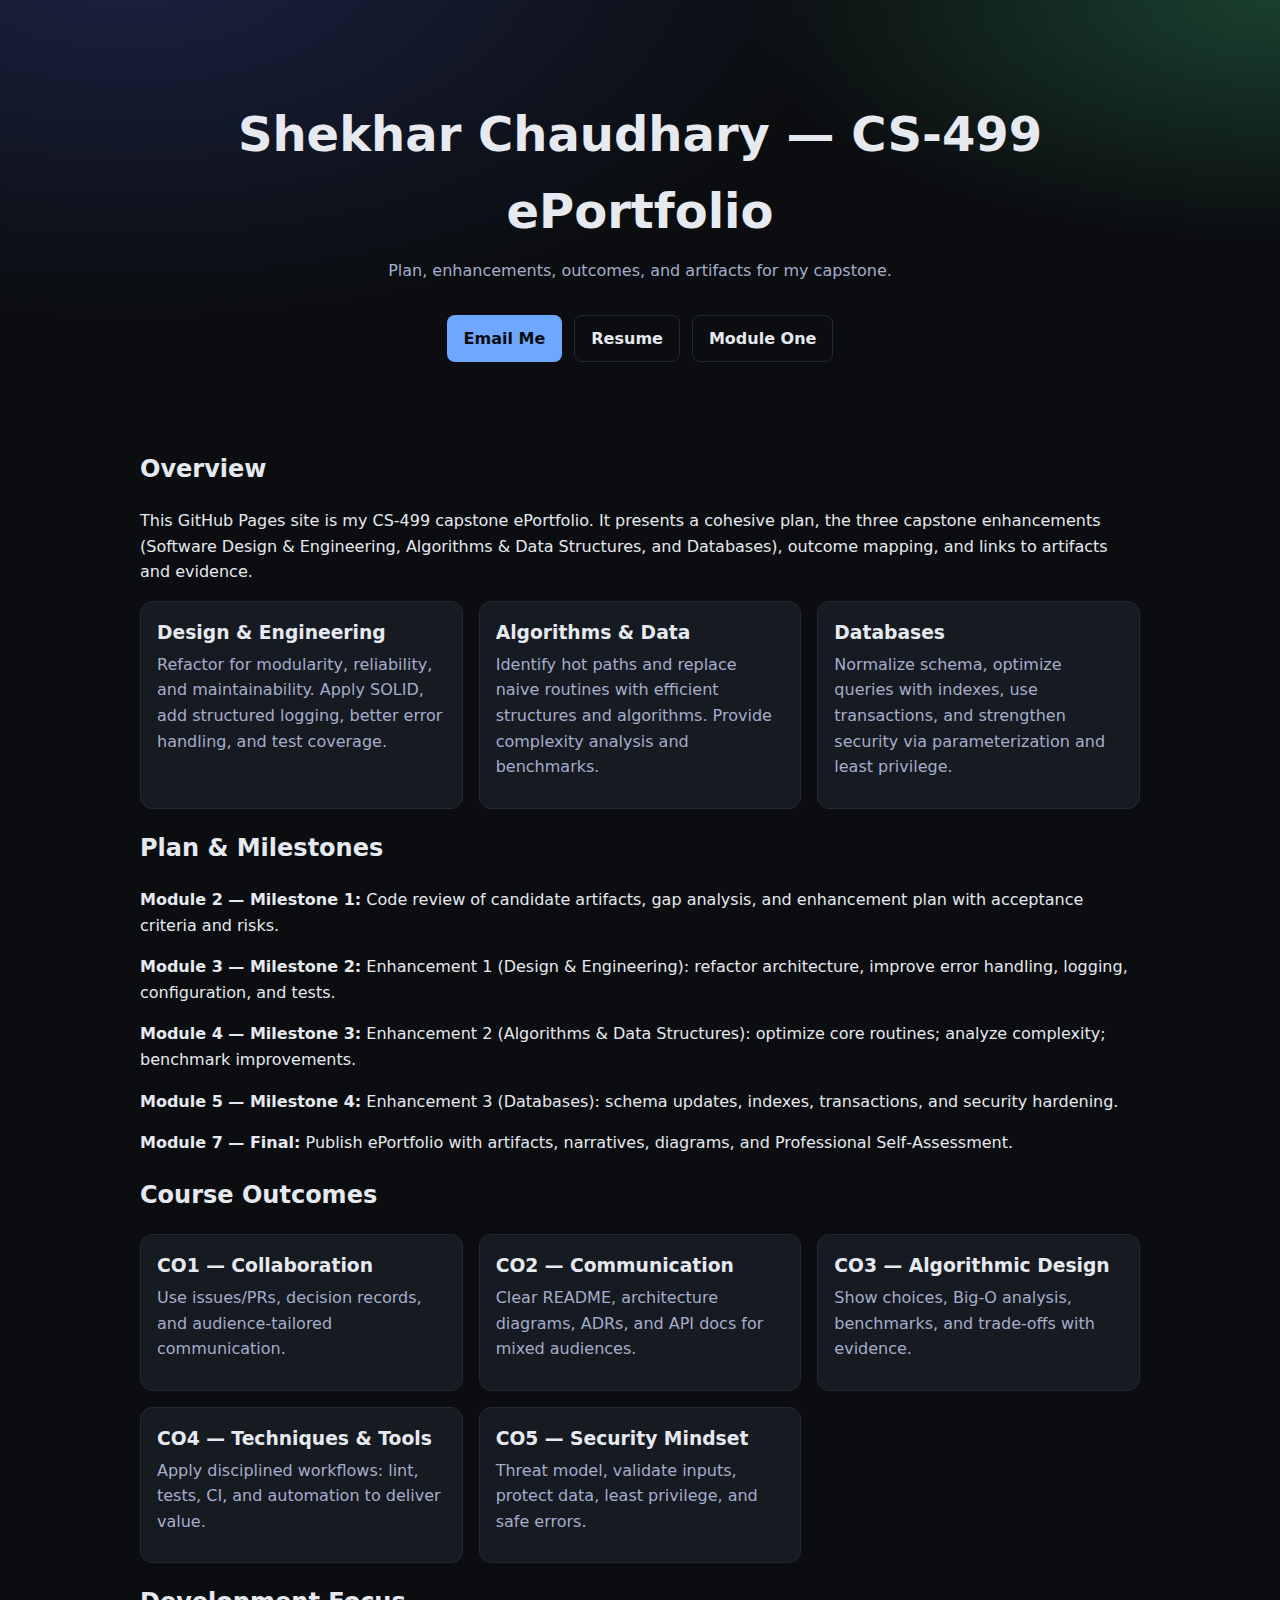
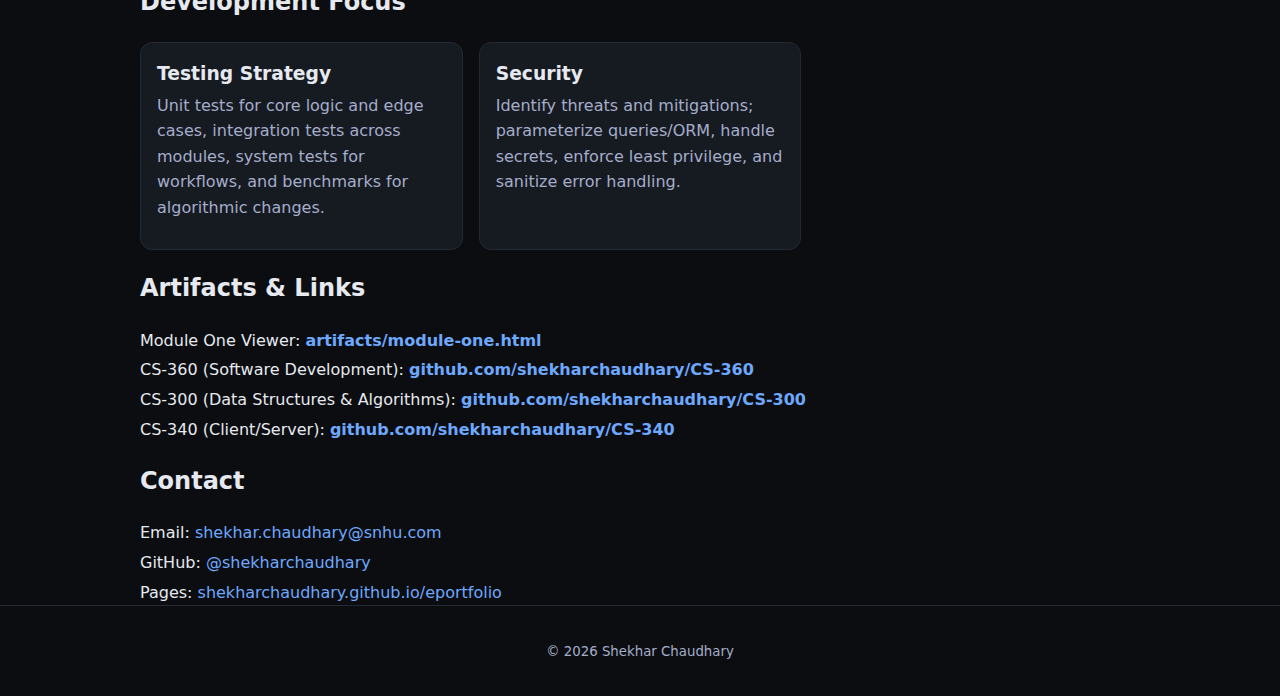
<file: docs/index.html>
<!doctype html>
<html lang="en">
  <head>
    <meta charset="utf-8" />
    <meta name="viewport" content="width=device-width, initial-scale=1" />
    <meta name="description" content="CS-499 Capstone ePortfolio — plan, enhancements, outcomes, and artifacts by Shekhar Chaudhary." />
    <meta property="og:title" content="Shekhar Chaudhary — CS-499 ePortfolio" />
    <meta property="og:description" content="Plan, enhancements, outcomes, and artifacts for the capstone." />
    <meta property="og:type" content="website" />
    <title>Shekhar Chaudhary — CS-499 ePortfolio</title>
    <link rel="stylesheet" href="styles.css" />
  </head>
  <body>
    <header class="hero">
      <div class="container hero-inner">
        <h1>Shekhar Chaudhary — CS‑499 ePortfolio</h1>
        <p class="tagline">Plan, enhancements, outcomes, and artifacts for my capstone.</p>
        <div class="cta">
          <a class="btn primary" href="mailto:shekhar.chaudhary@snhu.com">Email Me</a>
          <a class="btn" href="resume.pdf" target="_blank" rel="noopener">Resume</a>
          <a class="btn" href="artifacts/module-one.html">Module One</a>
        </div>
      </div>
    </header>

    <main class="content-wrap">
      <article class="content-card container">
        <h2>Overview</h2>
        <p>
          This GitHub Pages site is my CS‑499 capstone ePortfolio. It presents a cohesive
          plan, the three capstone enhancements (Software Design &amp; Engineering,
          Algorithms &amp; Data Structures, and Databases), outcome mapping, and links to
          artifacts and evidence.
        </p>

        <div class="grid three">
          <section class="card">
            <h3>Design &amp; Engineering</h3>
            <p>Refactor for modularity, reliability, and maintainability. Apply SOLID, add
              structured logging, better error handling, and test coverage.</p>
          </section>
          <section class="card">
            <h3>Algorithms &amp; Data</h3>
            <p>Identify hot paths and replace naive routines with efficient structures
              and algorithms. Provide complexity analysis and benchmarks.</p>
          </section>
          <section class="card">
            <h3>Databases</h3>
            <p>Normalize schema, optimize queries with indexes, use transactions, and
              strengthen security via parameterization and least privilege.</p>
          </section>
        </div>

        <h2>Plan &amp; Milestones</h2>
        <ol class="timeline">
          <li>
            <strong>Module 2 — Milestone 1:</strong> Code review of candidate artifacts, gap analysis,
            and enhancement plan with acceptance criteria and risks.
          </li>
          <li>
            <strong>Module 3 — Milestone 2:</strong> Enhancement 1 (Design &amp; Engineering): refactor architecture,
            improve error handling, logging, configuration, and tests.
          </li>
          <li>
            <strong>Module 4 — Milestone 3:</strong> Enhancement 2 (Algorithms &amp; Data Structures): optimize
            core routines; analyze complexity; benchmark improvements.
          </li>
          <li>
            <strong>Module 5 — Milestone 4:</strong> Enhancement 3 (Databases): schema updates, indexes,
            transactions, and security hardening.
          </li>
          <li>
            <strong>Module 7 — Final:</strong> Publish ePortfolio with artifacts, narratives, diagrams, and
            Professional Self‑Assessment.
          </li>
        </ol>

        <h2>Course Outcomes</h2>
        <div class="grid two">
          <section class="card">
            <h3>CO1 — Collaboration</h3>
            <p>Use issues/PRs, decision records, and audience‑tailored communication.</p>
          </section>
          <section class="card">
            <h3>CO2 — Communication</h3>
            <p>Clear README, architecture diagrams, ADRs, and API docs for mixed audiences.</p>
          </section>
          <section class="card">
            <h3>CO3 — Algorithmic Design</h3>
            <p>Show choices, Big‑O analysis, benchmarks, and trade‑offs with evidence.</p>
          </section>
          <section class="card">
            <h3>CO4 — Techniques &amp; Tools</h3>
            <p>Apply disciplined workflows: lint, tests, CI, and automation to deliver value.</p>
          </section>
          <section class="card">
            <h3>CO5 — Security Mindset</h3>
            <p>Threat model, validate inputs, protect data, least privilege, and safe errors.</p>
          </section>
        </div>

        <h2>Development Focus</h2>
        <div class="grid two">
          <section class="card">
            <h3>Testing Strategy</h3>
            <p>Unit tests for core logic and edge cases, integration tests across modules,
              system tests for workflows, and benchmarks for algorithmic changes.</p>
          </section>
          <section class="card">
            <h3>Security</h3>
            <p>Identify threats and mitigations; parameterize queries/ORM, handle secrets,
              enforce least privilege, and sanitize error handling.</p>
          </section>
        </div>

        <h2>Artifacts &amp; Links</h2>
        <ul class="contact-list">
          <li>Module One Viewer: <a class="link" href="artifacts/module-one.html">artifacts/module-one.html</a></li>
          <li>CS‑360 (Software Development): <a class="link" href="https://github.com/shekharchaudhary/CS-360" target="_blank" rel="noopener">github.com/shekharchaudhary/CS-360</a></li>
          <li>CS‑300 (Data Structures &amp; Algorithms): <a class="link" href="https://github.com/shekharchaudhary/CS-300" target="_blank" rel="noopener">github.com/shekharchaudhary/CS-300</a></li>
          <li>CS‑340 (Client/Server): <a class="link" href="https://github.com/shekharchaudhary/CS-340" target="_blank" rel="noopener">github.com/shekharchaudhary/CS-340</a></li>
        </ul>

        <h2>Contact</h2>
        <ul class="contact-list">
          <li>Email: <a href="mailto:shekhar.chaudhary@snhu.com">shekhar.chaudhary@snhu.com</a></li>
          <li>GitHub: <a href="https://github.com/shekharchaudhary" target="_blank" rel="noopener">@shekharchaudhary</a></li>
          <li>Pages: <a href="https://shekharchaudhary.github.io/eportfolio/" target="_blank" rel="noopener">shekharchaudhary.github.io/eportfolio</a></li>
        </ul>
      </article>
    </main>

    <footer class="site-footer">
      <div class="container">
        <small>© <span id="year"></span> Shekhar Chaudhary</small>
      </div>
    </footer>

    <script src="script.js"></script>
  </body>
  </html>
</file>
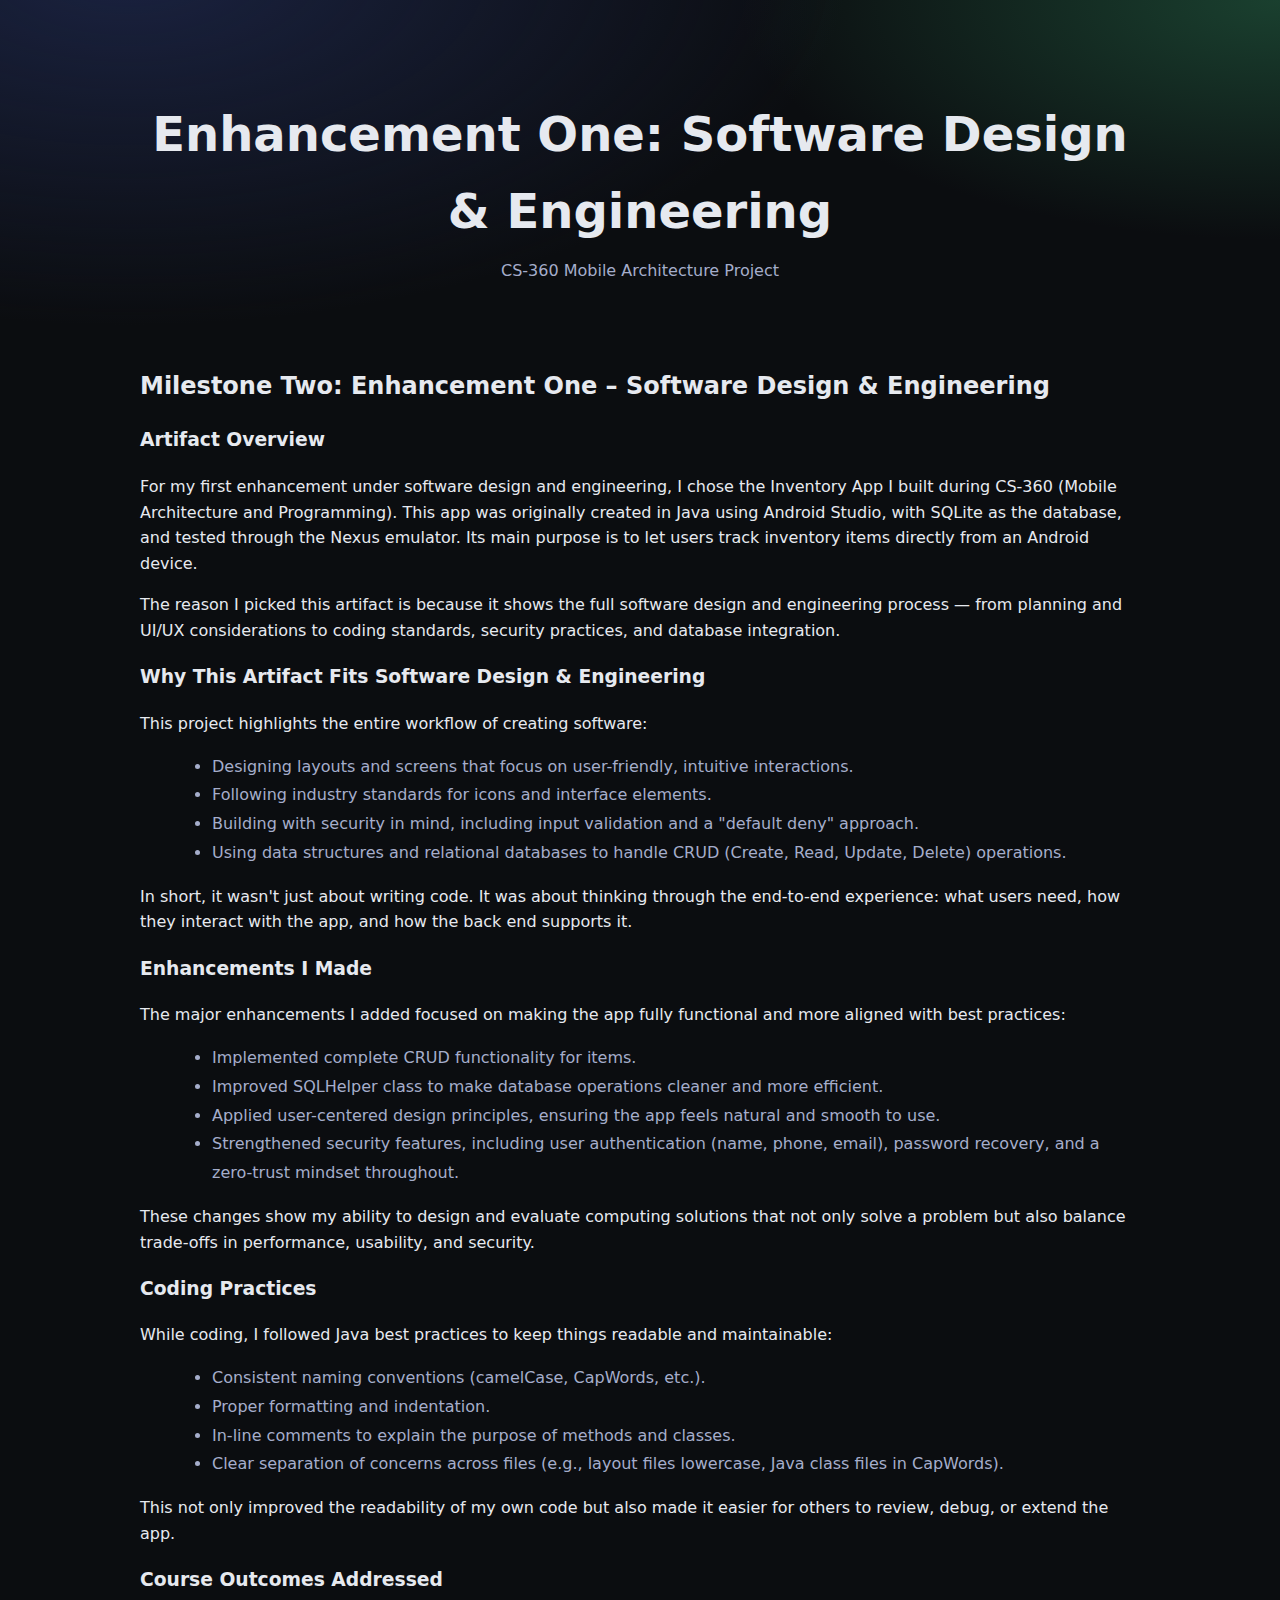
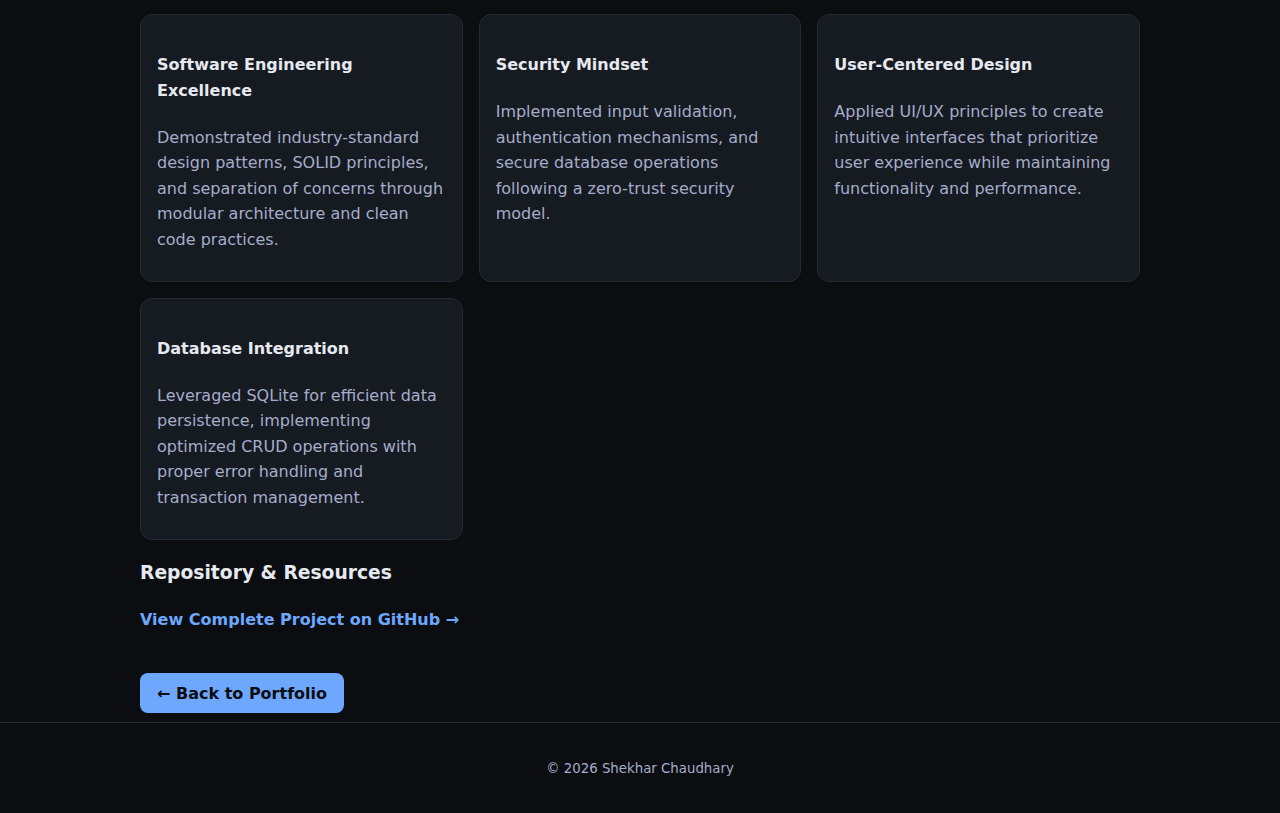
<file: docs/artifacts/enhancement-one.html>
<!doctype html>
<html lang="en">
  <head>
    <meta charset="utf-8" />
    <meta name="viewport" content="width=device-width, initial-scale=1" />
    <title>Enhancement One: Software Design & Engineering — ePortfolio</title>
    <link rel="stylesheet" href="../styles.css" />
  </head>
  <body>
    <header class="hero">
      <div class="container hero-inner">
        <h1>Enhancement One: Software Design & Engineering</h1>
        <p class="tagline">CS-360 Mobile Architecture Project</p>
      </div>
    </header>

    <main class="content-wrap">
      <article class="content-card container">
        <h2>Milestone Two: Enhancement One – Software Design & Engineering</h2>

        <h3>Artifact Overview</h3>
        <p>
          For my first enhancement under software design and engineering, I chose the Inventory App I built
          during CS-360 (Mobile Architecture and Programming). This app was originally created in Java using
          Android Studio, with SQLite as the database, and tested through the Nexus emulator. Its main purpose
          is to let users track inventory items directly from an Android device.
        </p>
        <p>
          The reason I picked this artifact is because it shows the full software design and engineering
          process — from planning and UI/UX considerations to coding standards, security practices, and
          database integration.
        </p>

        <h3>Why This Artifact Fits Software Design & Engineering</h3>
        <p>This project highlights the entire workflow of creating software:</p>
        <ul style="color: var(--muted); line-height: 1.8; margin-left: 2rem;">
          <li>Designing layouts and screens that focus on user-friendly, intuitive interactions.</li>
          <li>Following industry standards for icons and interface elements.</li>
          <li>Building with security in mind, including input validation and a "default deny" approach.</li>
          <li>Using data structures and relational databases to handle CRUD (Create, Read, Update, Delete) operations.</li>
        </ul>
        <p>
          In short, it wasn't just about writing code. It was about thinking through the end-to-end experience:
          what users need, how they interact with the app, and how the back end supports it.
        </p>

        <h3>Enhancements I Made</h3>
        <p>The major enhancements I added focused on making the app fully functional and more aligned with best practices:</p>
        <ul style="color: var(--muted); line-height: 1.8; margin-left: 2rem;">
          <li>Implemented complete CRUD functionality for items.</li>
          <li>Improved SQLHelper class to make database operations cleaner and more efficient.</li>
          <li>Applied user-centered design principles, ensuring the app feels natural and smooth to use.</li>
          <li>Strengthened security features, including user authentication (name, phone, email), password recovery,
              and a zero-trust mindset throughout.</li>
        </ul>
        <p>
          These changes show my ability to design and evaluate computing solutions that not only solve a problem
          but also balance trade-offs in performance, usability, and security.
        </p>

        <h3>Coding Practices</h3>
        <p>While coding, I followed Java best practices to keep things readable and maintainable:</p>
        <ul style="color: var(--muted); line-height: 1.8; margin-left: 2rem;">
          <li>Consistent naming conventions (camelCase, CapWords, etc.).</li>
          <li>Proper formatting and indentation.</li>
          <li>In-line comments to explain the purpose of methods and classes.</li>
          <li>Clear separation of concerns across files (e.g., layout files lowercase, Java class files in CapWords).</li>
        </ul>
        <p>
          This not only improved the readability of my own code but also made it easier for others to review,
          debug, or extend the app.
        </p>

        <h3>Course Outcomes Addressed</h3>
        <div class="grid two">
          <section class="card">
            <h4>Software Engineering Excellence</h4>
            <p>
              Demonstrated industry-standard design patterns, SOLID principles, and separation of concerns
              through modular architecture and clean code practices.
            </p>
          </section>
          <section class="card">
            <h4>Security Mindset</h4>
            <p>
              Implemented input validation, authentication mechanisms, and secure database operations
              following a zero-trust security model.
            </p>
          </section>
          <section class="card">
            <h4>User-Centered Design</h4>
            <p>
              Applied UI/UX principles to create intuitive interfaces that prioritize user experience
              while maintaining functionality and performance.
            </p>
          </section>
          <section class="card">
            <h4>Database Integration</h4>
            <p>
              Leveraged SQLite for efficient data persistence, implementing optimized CRUD operations
              with proper error handling and transaction management.
            </p>
          </section>
        </div>

        <h3>Repository & Resources</h3>
        <p>
          <a class="link" href="https://github.com/shekharchaudhary/CS-360" target="_blank" rel="noopener">
            View Complete Project on GitHub →
          </a>
        </p>

        <p style="margin-top: 3rem;">
          <a class="btn primary" href="../index.html">← Back to Portfolio</a>
        </p>
      </article>
    </main>

    <footer class="site-footer">
      <div class="container">
        <small>© <span id="year"></span> Shekhar Chaudhary</small>
      </div>
    </footer>

    <script src="../script.js"></script>
  </body>
</html>
</file>
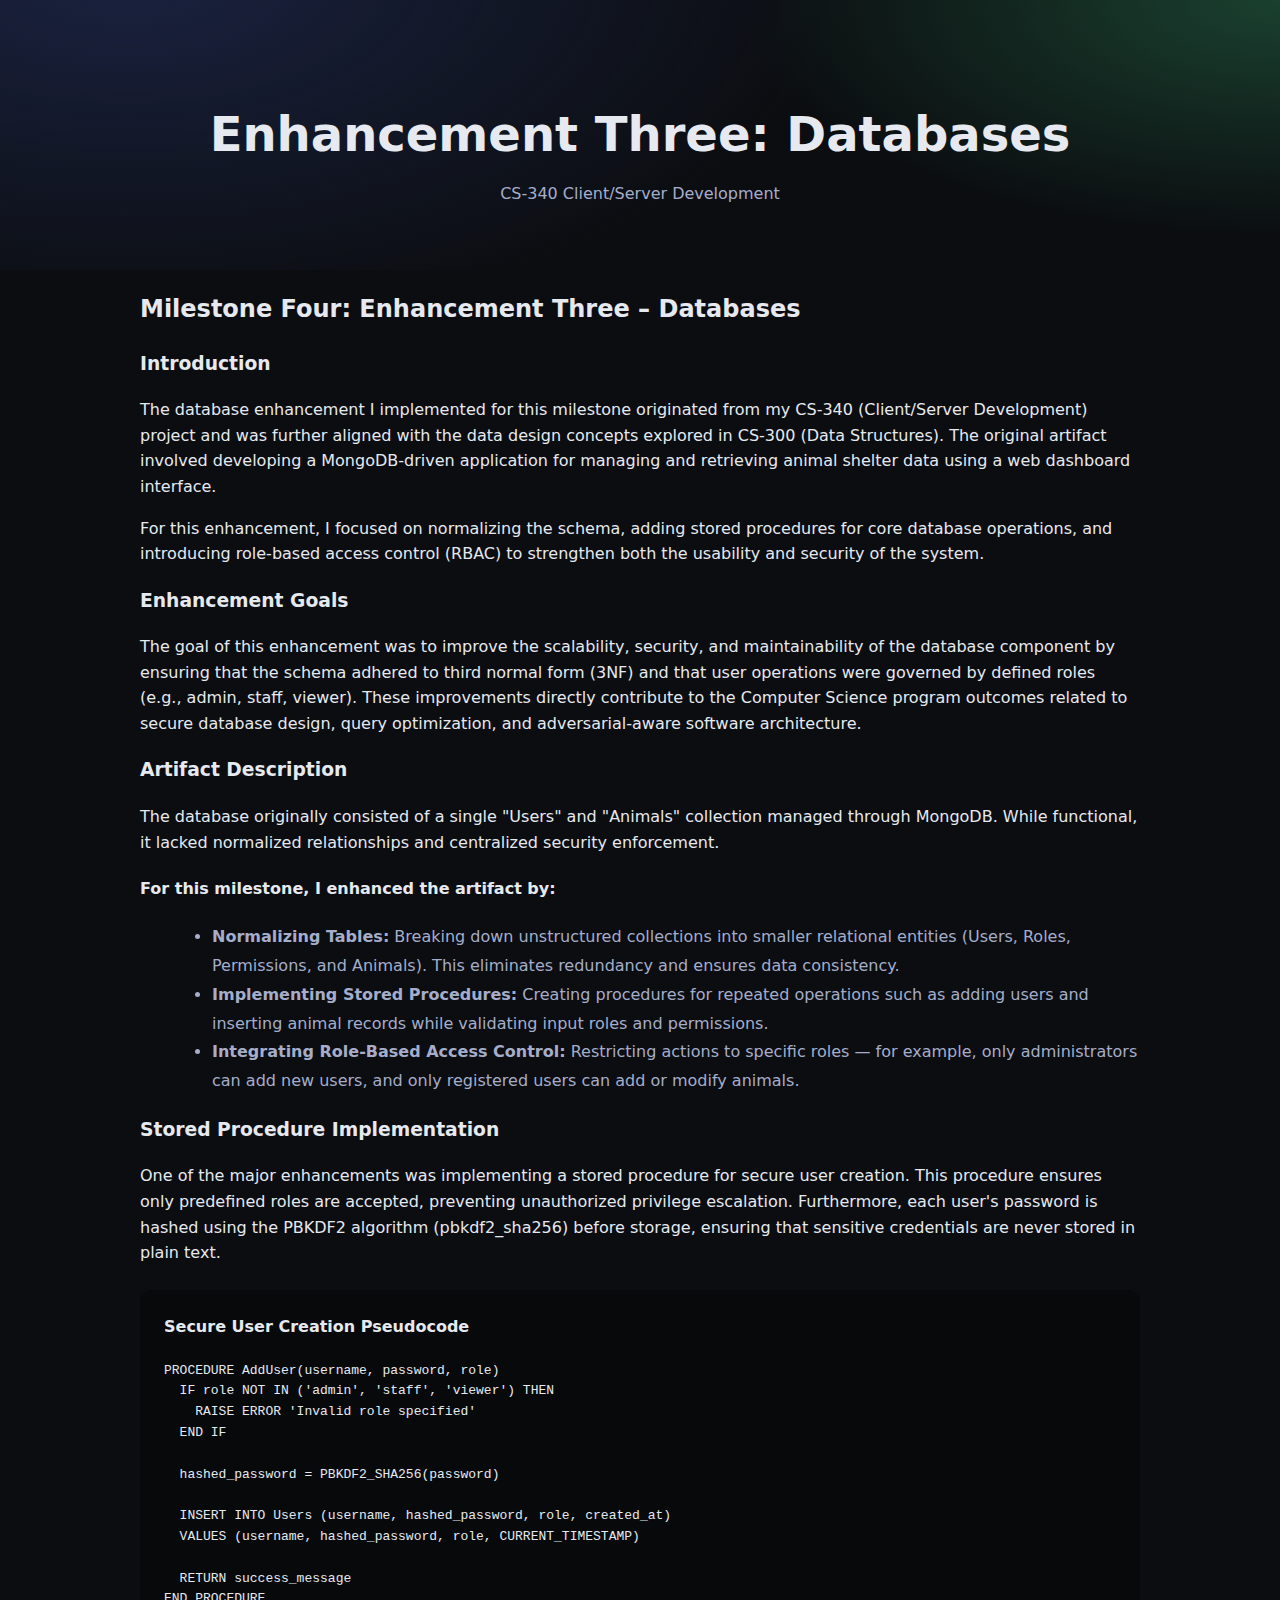
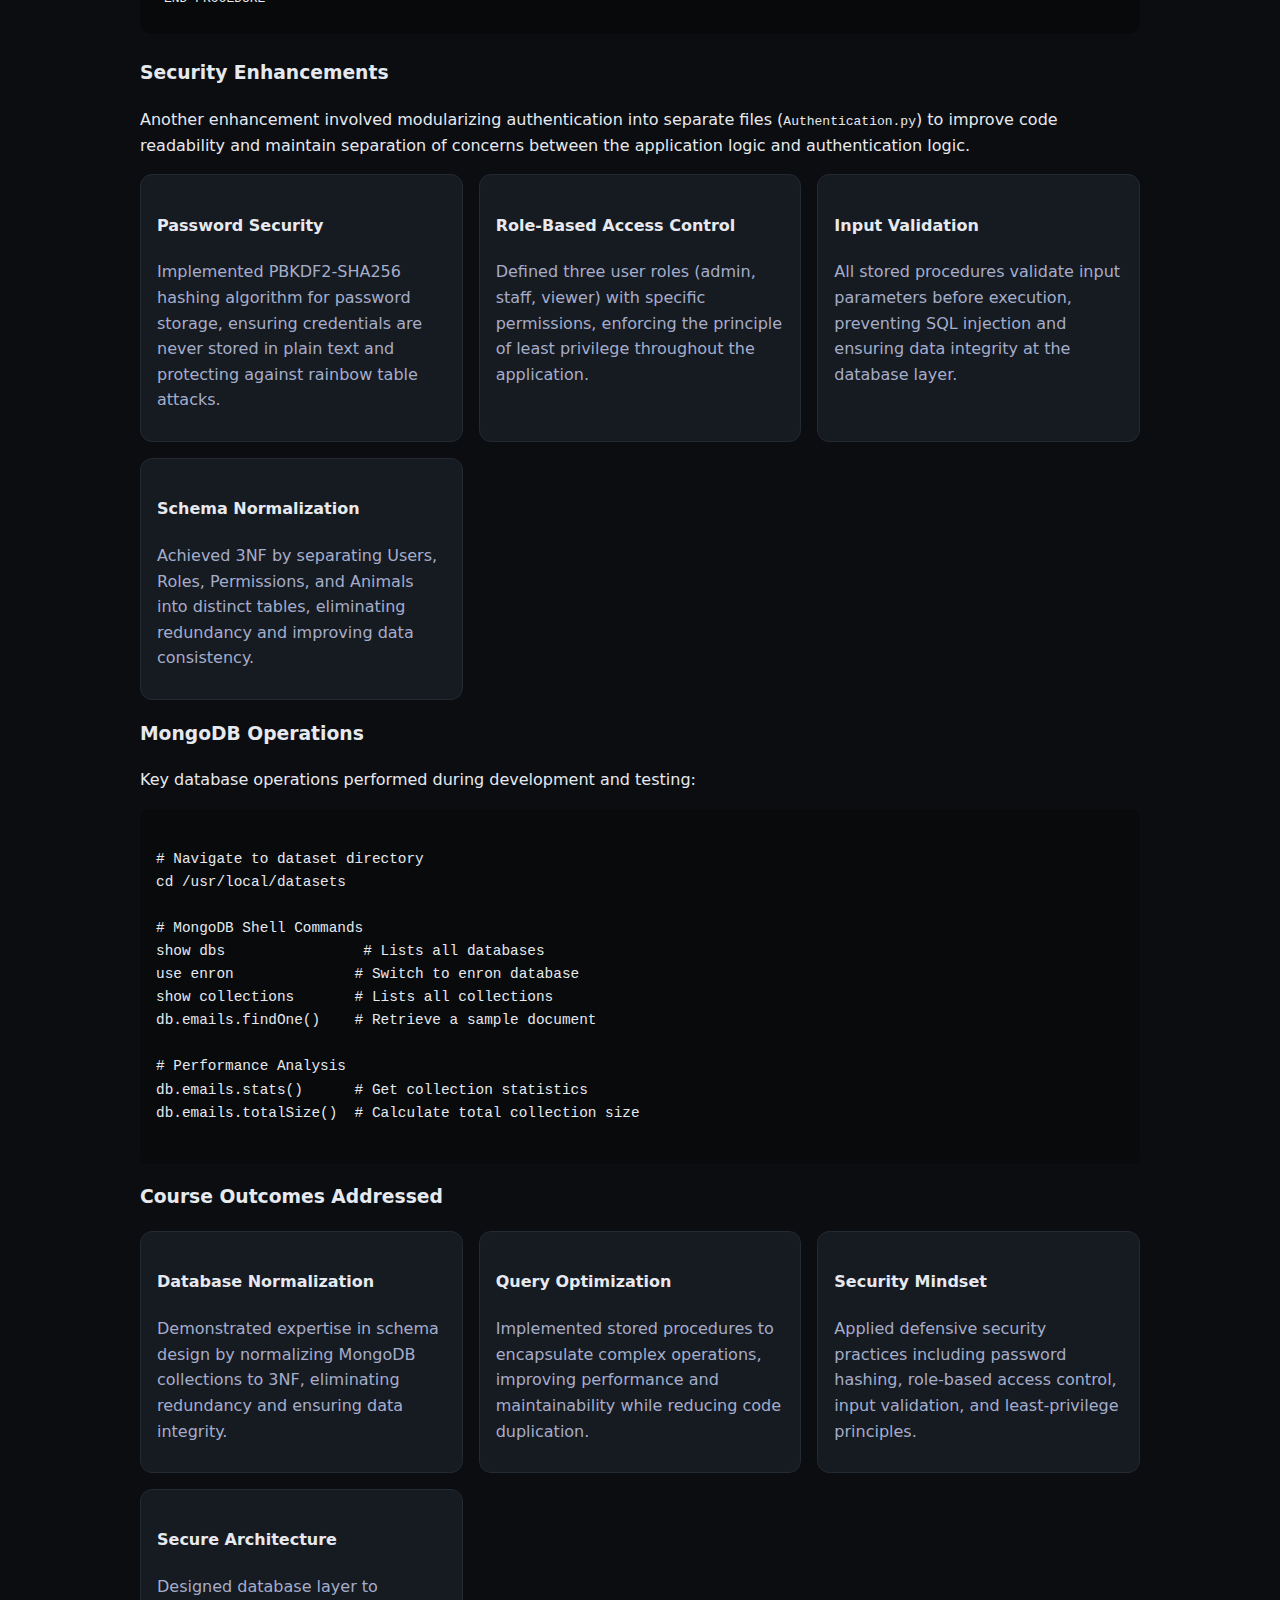
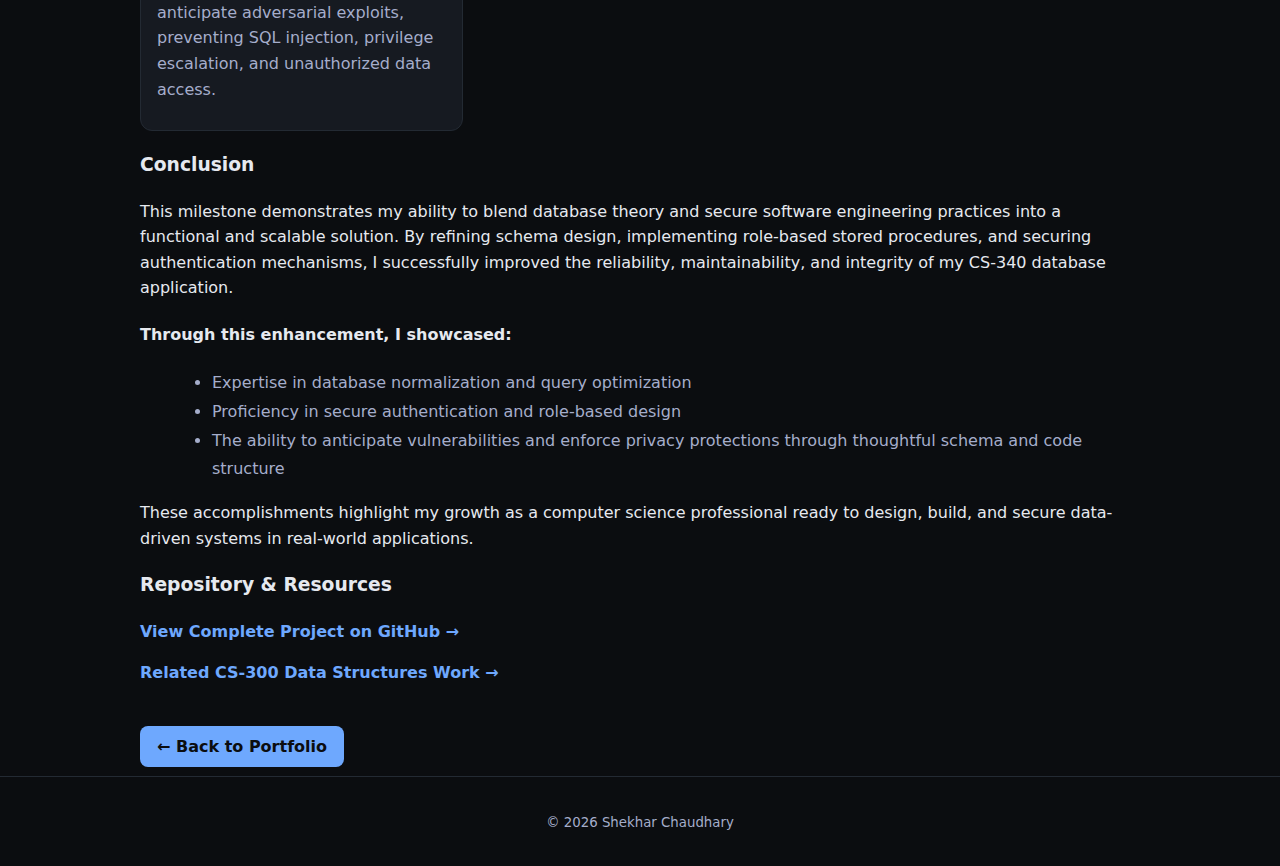
<file: docs/artifacts/enhancement-three.html>
<!doctype html>
<html lang="en">
  <head>
    <meta charset="utf-8" />
    <meta name="viewport" content="width=device-width, initial-scale=1" />
    <title>Enhancement Three: Databases — ePortfolio</title>
    <link rel="stylesheet" href="../styles.css" />
  </head>
  <body>
    <header class="hero">
      <div class="container hero-inner">
        <h1>Enhancement Three: Databases</h1>
        <p class="tagline">CS-340 Client/Server Development</p>
      </div>
    </header>

    <main class="content-wrap">
      <article class="content-card container">
        <h2>Milestone Four: Enhancement Three – Databases</h2>

        <h3>Introduction</h3>
        <p>
          The database enhancement I implemented for this milestone originated from my CS-340 (Client/Server
          Development) project and was further aligned with the data design concepts explored in CS-300 (Data
          Structures). The original artifact involved developing a MongoDB-driven application for managing and
          retrieving animal shelter data using a web dashboard interface.
        </p>
        <p>
          For this enhancement, I focused on normalizing the schema, adding stored procedures for core database
          operations, and introducing role-based access control (RBAC) to strengthen both the usability and
          security of the system.
        </p>

        <h3>Enhancement Goals</h3>
        <p>
          The goal of this enhancement was to improve the scalability, security, and maintainability of the
          database component by ensuring that the schema adhered to third normal form (3NF) and that user
          operations were governed by defined roles (e.g., admin, staff, viewer). These improvements directly
          contribute to the Computer Science program outcomes related to secure database design, query
          optimization, and adversarial-aware software architecture.
        </p>

        <h3>Artifact Description</h3>
        <p>
          The database originally consisted of a single "Users" and "Animals" collection managed through MongoDB.
          While functional, it lacked normalized relationships and centralized security enforcement.
        </p>

        <h4>For this milestone, I enhanced the artifact by:</h4>
        <ul style="color: var(--muted); line-height: 1.8; margin-left: 2rem;">
          <li>
            <strong>Normalizing Tables:</strong> Breaking down unstructured collections into smaller relational
            entities (Users, Roles, Permissions, and Animals). This eliminates redundancy and ensures data consistency.
          </li>
          <li>
            <strong>Implementing Stored Procedures:</strong> Creating procedures for repeated operations such as
            adding users and inserting animal records while validating input roles and permissions.
          </li>
          <li>
            <strong>Integrating Role-Based Access Control:</strong> Restricting actions to specific roles — for
            example, only administrators can add new users, and only registered users can add or modify animals.
          </li>
        </ul>

        <h3>Stored Procedure Implementation</h3>
        <p>
          One of the major enhancements was implementing a stored procedure for secure user creation. This
          procedure ensures only predefined roles are accepted, preventing unauthorized privilege escalation.
          Furthermore, each user's password is hashed using the PBKDF2 algorithm (pbkdf2_sha256) before storage,
          ensuring that sensitive credentials are never stored in plain text.
        </p>

        <div style="background: rgba(0,0,0,0.3); padding: 1.5rem; border-radius: 12px; margin: 1.5rem 0; border-left: 4px solid var(--accent-primary);">
          <h4 style="margin-top: 0; color: var(--text-bright);">Secure User Creation Pseudocode</h4>
          <pre style="margin: 0; overflow-x: auto;"><code>PROCEDURE AddUser(username, password, role)
  IF role NOT IN ('admin', 'staff', 'viewer') THEN
    RAISE ERROR 'Invalid role specified'
  END IF

  hashed_password = PBKDF2_SHA256(password)

  INSERT INTO Users (username, hashed_password, role, created_at)
  VALUES (username, hashed_password, role, CURRENT_TIMESTAMP)

  RETURN success_message
END PROCEDURE</code></pre>
        </div>

        <h3>Security Enhancements</h3>
        <p>
          Another enhancement involved modularizing authentication into separate files (<code>Authentication.py</code>)
          to improve code readability and maintain separation of concerns between the application logic and
          authentication logic.
        </p>

        <div class="grid two">
          <section class="card">
            <h4>Password Security</h4>
            <p>
              Implemented PBKDF2-SHA256 hashing algorithm for password storage, ensuring credentials are never
              stored in plain text and protecting against rainbow table attacks.
            </p>
          </section>
          <section class="card">
            <h4>Role-Based Access Control</h4>
            <p>
              Defined three user roles (admin, staff, viewer) with specific permissions, enforcing the principle
              of least privilege throughout the application.
            </p>
          </section>
          <section class="card">
            <h4>Input Validation</h4>
            <p>
              All stored procedures validate input parameters before execution, preventing SQL injection and
              ensuring data integrity at the database layer.
            </p>
          </section>
          <section class="card">
            <h4>Schema Normalization</h4>
            <p>
              Achieved 3NF by separating Users, Roles, Permissions, and Animals into distinct tables, eliminating
              redundancy and improving data consistency.
            </p>
          </section>
        </div>

        <h3>MongoDB Operations</h3>
        <p>Key database operations performed during development and testing:</p>
        <div style="background: rgba(0,0,0,0.2); padding: 1rem; border-radius: 8px; margin: 1rem 0;">
          <code style="display: block; white-space: pre-wrap; font-size: 0.9rem; color: var(--accent-tertiary);">
# Navigate to dataset directory
cd /usr/local/datasets

# MongoDB Shell Commands
show dbs                # Lists all databases
use enron              # Switch to enron database
show collections       # Lists all collections
db.emails.findOne()    # Retrieve a sample document

# Performance Analysis
db.emails.stats()      # Get collection statistics
db.emails.totalSize()  # Calculate total collection size
          </code>
        </div>

        <h3>Course Outcomes Addressed</h3>
        <div class="grid two">
          <section class="card">
            <h4>Database Normalization</h4>
            <p>
              Demonstrated expertise in schema design by normalizing MongoDB collections to 3NF, eliminating
              redundancy and ensuring data integrity.
            </p>
          </section>
          <section class="card">
            <h4>Query Optimization</h4>
            <p>
              Implemented stored procedures to encapsulate complex operations, improving performance and
              maintainability while reducing code duplication.
            </p>
          </section>
          <section class="card">
            <h4>Security Mindset</h4>
            <p>
              Applied defensive security practices including password hashing, role-based access control,
              input validation, and least-privilege principles.
            </p>
          </section>
          <section class="card">
            <h4>Secure Architecture</h4>
            <p>
              Designed database layer to anticipate adversarial exploits, preventing SQL injection, privilege
              escalation, and unauthorized data access.
            </p>
          </section>
        </div>

        <h3>Conclusion</h3>
        <p>
          This milestone demonstrates my ability to blend database theory and secure software engineering practices
          into a functional and scalable solution. By refining schema design, implementing role-based stored
          procedures, and securing authentication mechanisms, I successfully improved the reliability, maintainability,
          and integrity of my CS-340 database application.
        </p>

        <h4>Through this enhancement, I showcased:</h4>
        <ul style="color: var(--muted); line-height: 1.8; margin-left: 2rem;">
          <li>Expertise in database normalization and query optimization</li>
          <li>Proficiency in secure authentication and role-based design</li>
          <li>The ability to anticipate vulnerabilities and enforce privacy protections through thoughtful schema and code structure</li>
        </ul>

        <p>
          These accomplishments highlight my growth as a computer science professional ready to design, build,
          and secure data-driven systems in real-world applications.
        </p>

        <h3>Repository & Resources</h3>
        <p>
          <a class="link" href="https://github.com/shekharchaudhary/CS-340" target="_blank" rel="noopener">
            View Complete Project on GitHub →
          </a>
        </p>
        <p>
          <a class="link" href="https://github.com/shekharchaudhary/CS-300" target="_blank" rel="noopener">
            Related CS-300 Data Structures Work →
          </a>
        </p>

        <p style="margin-top: 3rem;">
          <a class="btn primary" href="../index.html">← Back to Portfolio</a>
        </p>
      </article>
    </main>

    <footer class="site-footer">
      <div class="container">
        <small>© <span id="year"></span> Shekhar Chaudhary</small>
      </div>
    </footer>

    <script src="../script.js"></script>
  </body>
</html>
</file>
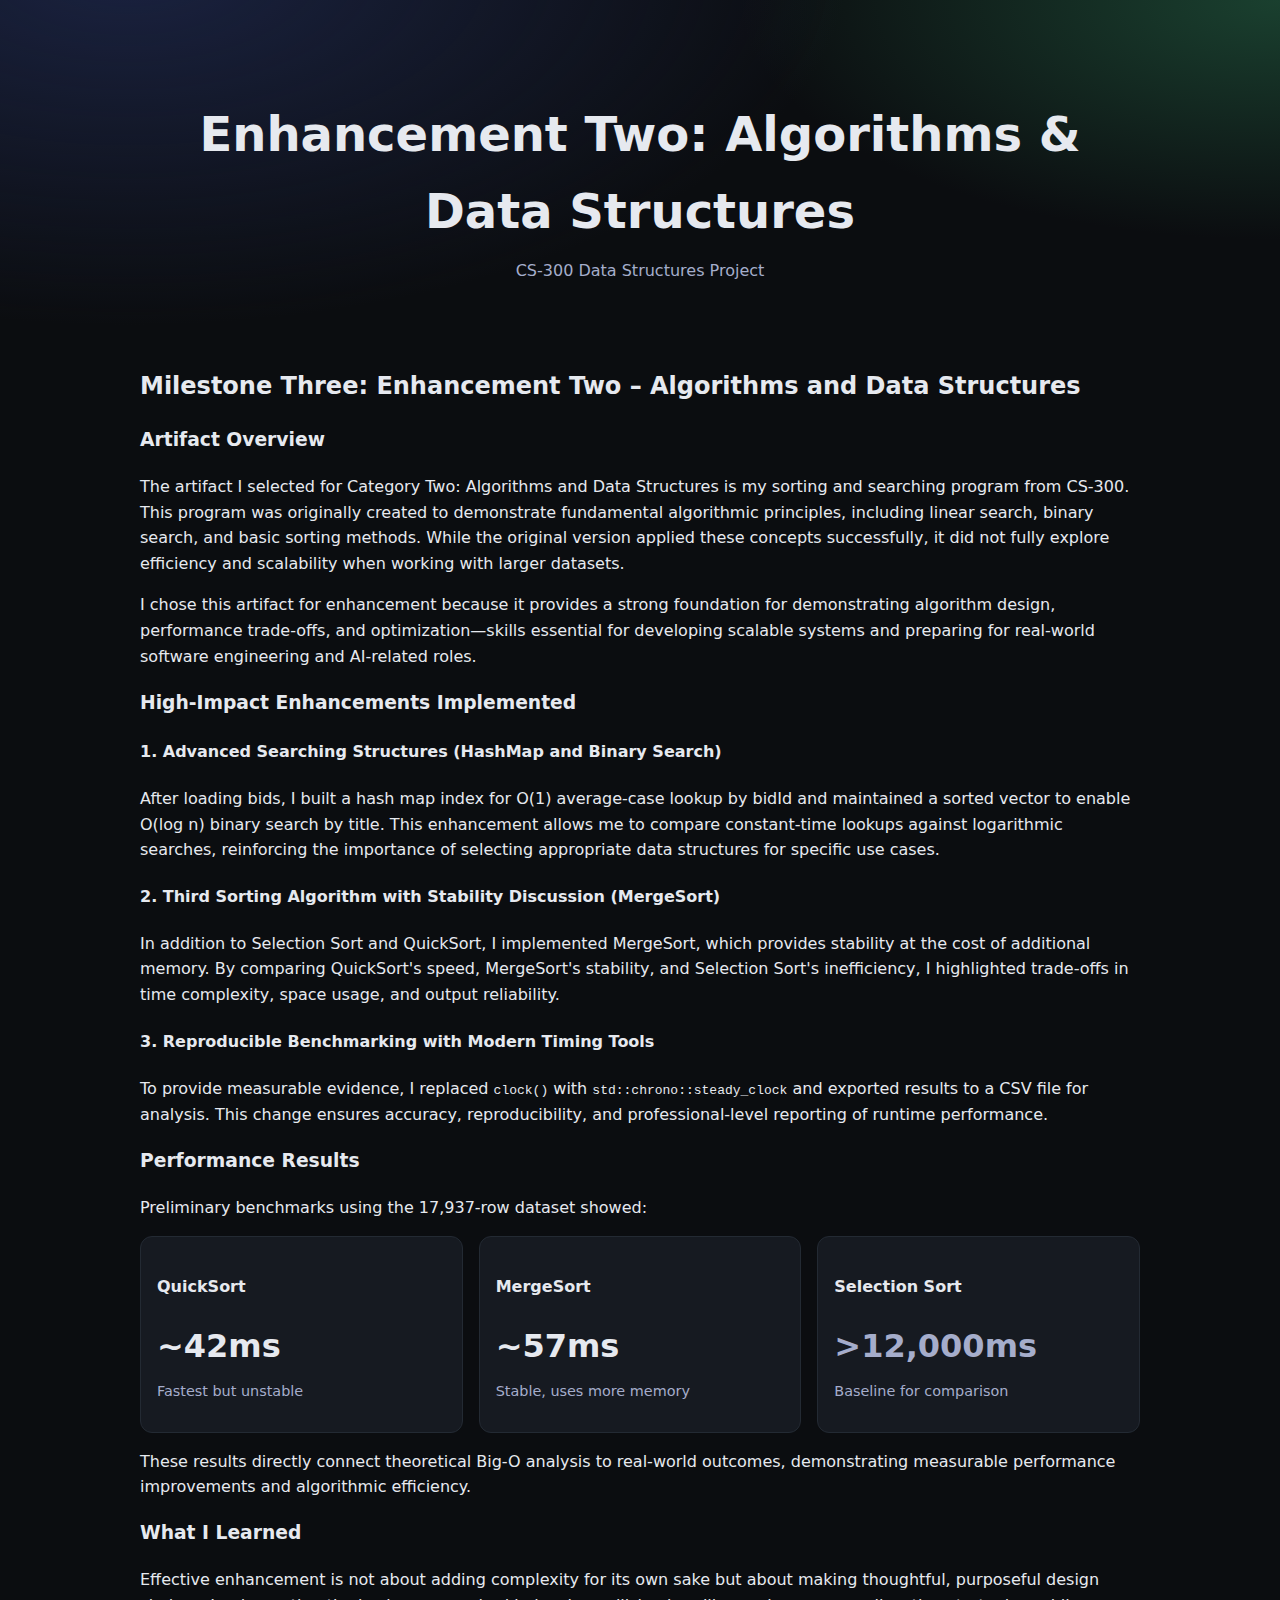
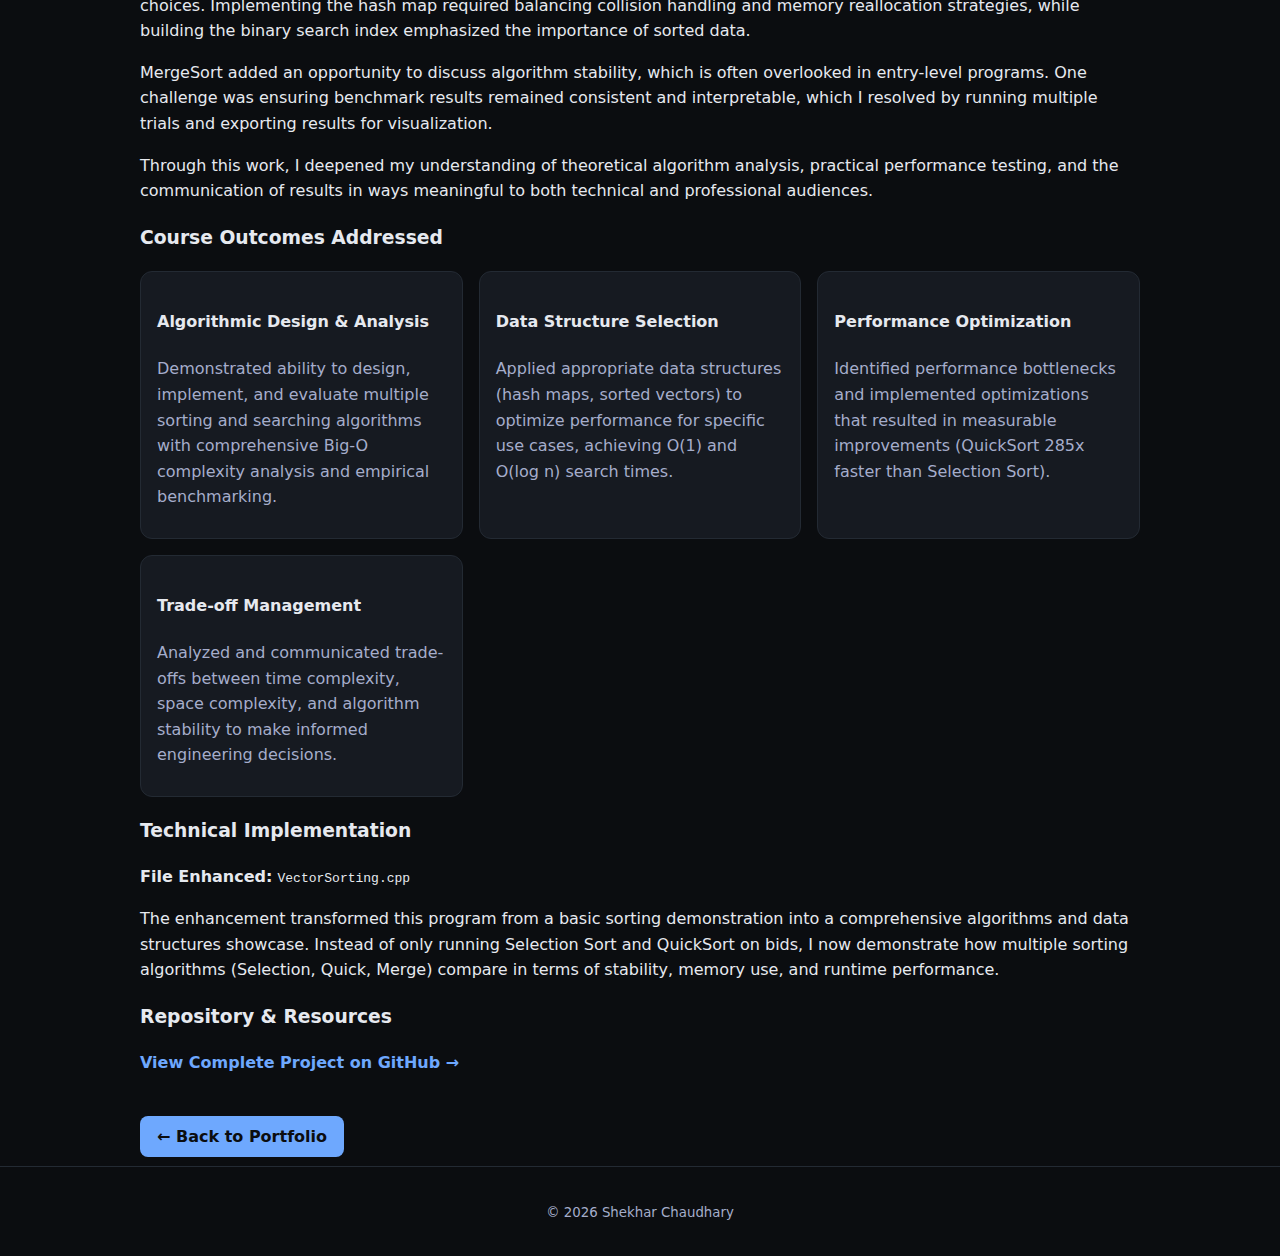
<file: docs/artifacts/enhancement-two.html>
<!doctype html>
<html lang="en">
  <head>
    <meta charset="utf-8" />
    <meta name="viewport" content="width=device-width, initial-scale=1" />
    <title>Enhancement Two: Algorithms & Data Structures — ePortfolio</title>
    <link rel="stylesheet" href="../styles.css" />
  </head>
  <body>
    <header class="hero">
      <div class="container hero-inner">
        <h1>Enhancement Two: Algorithms & Data Structures</h1>
        <p class="tagline">CS-300 Data Structures Project</p>
      </div>
    </header>

    <main class="content-wrap">
      <article class="content-card container">
        <h2>Milestone Three: Enhancement Two – Algorithms and Data Structures</h2>

        <h3>Artifact Overview</h3>
        <p>
          The artifact I selected for Category Two: Algorithms and Data Structures is my sorting and searching
          program from CS-300. This program was originally created to demonstrate fundamental algorithmic
          principles, including linear search, binary search, and basic sorting methods. While the original
          version applied these concepts successfully, it did not fully explore efficiency and scalability
          when working with larger datasets.
        </p>
        <p>
          I chose this artifact for enhancement because it provides a strong foundation for demonstrating
          algorithm design, performance trade-offs, and optimization—skills essential for developing scalable
          systems and preparing for real-world software engineering and AI-related roles.
        </p>

        <h3>High-Impact Enhancements Implemented</h3>

        <h4>1. Advanced Searching Structures (HashMap and Binary Search)</h4>
        <p>
          After loading bids, I built a hash map index for O(1) average-case lookup by bidId and maintained
          a sorted vector to enable O(log n) binary search by title. This enhancement allows me to compare
          constant-time lookups against logarithmic searches, reinforcing the importance of selecting
          appropriate data structures for specific use cases.
        </p>

        <h4>2. Third Sorting Algorithm with Stability Discussion (MergeSort)</h4>
        <p>
          In addition to Selection Sort and QuickSort, I implemented MergeSort, which provides stability at
          the cost of additional memory. By comparing QuickSort's speed, MergeSort's stability, and Selection
          Sort's inefficiency, I highlighted trade-offs in time complexity, space usage, and output reliability.
        </p>

        <h4>3. Reproducible Benchmarking with Modern Timing Tools</h4>
        <p>
          To provide measurable evidence, I replaced <code>clock()</code> with <code>std::chrono::steady_clock</code>
          and exported results to a CSV file for analysis. This change ensures accuracy, reproducibility, and
          professional-level reporting of runtime performance.
        </p>

        <h3>Performance Results</h3>
        <p>Preliminary benchmarks using the 17,937-row dataset showed:</p>
        <div class="grid three">
          <section class="card">
            <h4>QuickSort</h4>
            <p style="font-size: 2rem; color: var(--accent-primary); font-weight: 700; margin: 0.5rem 0;">~42ms</p>
            <p style="font-size: 0.9rem;">Fastest but unstable</p>
          </section>
          <section class="card">
            <h4>MergeSort</h4>
            <p style="font-size: 2rem; color: var(--accent-secondary); font-weight: 700; margin: 0.5rem 0;">~57ms</p>
            <p style="font-size: 0.9rem;">Stable, uses more memory</p>
          </section>
          <section class="card">
            <h4>Selection Sort</h4>
            <p style="font-size: 2rem; color: var(--muted); font-weight: 700; margin: 0.5rem 0;">>12,000ms</p>
            <p style="font-size: 0.9rem;">Baseline for comparison</p>
          </section>
        </div>
        <p>
          These results directly connect theoretical Big-O analysis to real-world outcomes, demonstrating
          measurable performance improvements and algorithmic efficiency.
        </p>

        <h3>What I Learned</h3>
        <p>
          Effective enhancement is not about adding complexity for its own sake but about making thoughtful,
          purposeful design choices. Implementing the hash map required balancing collision handling and memory
          reallocation strategies, while building the binary search index emphasized the importance of sorted data.
        </p>
        <p>
          MergeSort added an opportunity to discuss algorithm stability, which is often overlooked in entry-level
          programs. One challenge was ensuring benchmark results remained consistent and interpretable, which I
          resolved by running multiple trials and exporting results for visualization.
        </p>
        <p>
          Through this work, I deepened my understanding of theoretical algorithm analysis, practical performance
          testing, and the communication of results in ways meaningful to both technical and professional audiences.
        </p>

        <h3>Course Outcomes Addressed</h3>
        <div class="grid two">
          <section class="card">
            <h4>Algorithmic Design & Analysis</h4>
            <p>
              Demonstrated ability to design, implement, and evaluate multiple sorting and searching algorithms
              with comprehensive Big-O complexity analysis and empirical benchmarking.
            </p>
          </section>
          <section class="card">
            <h4>Data Structure Selection</h4>
            <p>
              Applied appropriate data structures (hash maps, sorted vectors) to optimize performance for
              specific use cases, achieving O(1) and O(log n) search times.
            </p>
          </section>
          <section class="card">
            <h4>Performance Optimization</h4>
            <p>
              Identified performance bottlenecks and implemented optimizations that resulted in measurable
              improvements (QuickSort 285x faster than Selection Sort).
            </p>
          </section>
          <section class="card">
            <h4>Trade-off Management</h4>
            <p>
              Analyzed and communicated trade-offs between time complexity, space complexity, and algorithm
              stability to make informed engineering decisions.
            </p>
          </section>
        </div>

        <h3>Technical Implementation</h3>
        <p><strong>File Enhanced:</strong> <code>VectorSorting.cpp</code></p>
        <p>
          The enhancement transformed this program from a basic sorting demonstration into a comprehensive
          algorithms and data structures showcase. Instead of only running Selection Sort and QuickSort on bids,
          I now demonstrate how multiple sorting algorithms (Selection, Quick, Merge) compare in terms of
          stability, memory use, and runtime performance.
        </p>

        <h3>Repository & Resources</h3>
        <p>
          <a class="link" href="https://github.com/shekharchaudhary/CS-300" target="_blank" rel="noopener">
            View Complete Project on GitHub →
          </a>
        </p>

        <p style="margin-top: 3rem;">
          <a class="btn primary" href="../index.html">← Back to Portfolio</a>
        </p>
      </article>
    </main>

    <footer class="site-footer">
      <div class="container">
        <small>© <span id="year"></span> Shekhar Chaudhary</small>
      </div>
    </footer>

    <script src="../script.js"></script>
  </body>
</html>
</file>
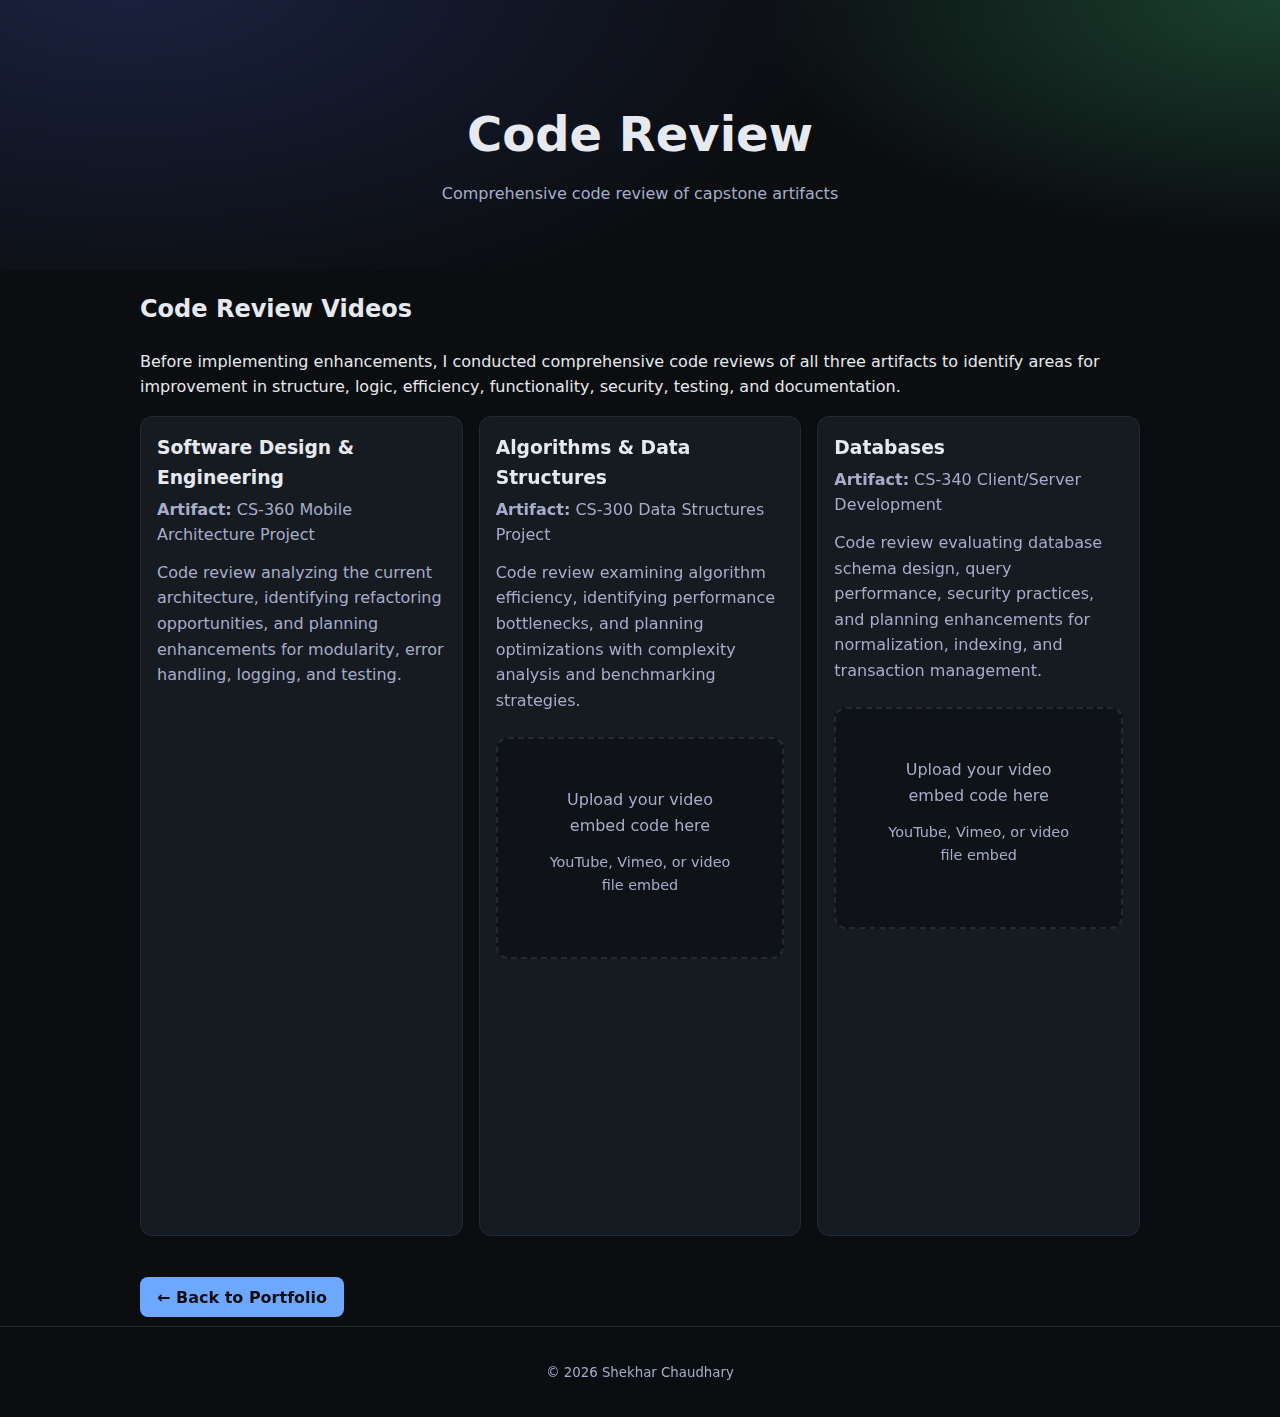
<file: docs/artifacts/module-one.html>
<!doctype html>
<html lang="en">
  <head>
    <meta charset="utf-8" />
    <meta name="viewport" content="width=device-width, initial-scale=1" />
    <title>CS-499 Module One — ePortfolio</title>
    <link rel="stylesheet" href="../styles.css" />
  </head>
  <body>
    <header class="hero">
      <div class="container hero-inner">
        <h1>Code Review</h1>
        <p class="tagline">Comprehensive code review of capstone artifacts</p>
      </div>
    </header>

    <main class="content-wrap">
      <article class="content-card container">
        <h2>Code Review Videos</h2>
        <p>
          Before implementing enhancements, I conducted comprehensive code reviews of all three artifacts
          to identify areas for improvement in structure, logic, efficiency, functionality, security,
          testing, and documentation.
        </p>

        <div class="grid three">
          <section class="card">
            <h3>Software Design &amp; Engineering</h3>
            <p><strong>Artifact:</strong> CS-360 Mobile Architecture Project</p>
            <p>
              Code review analyzing the current architecture, identifying refactoring opportunities,
              and planning enhancements for modularity, error handling, logging, and testing.
            </p>
            <div style="margin-top: 1.5rem;">
              <iframe src="https://player.vimeo.com/video/1128670465?badge=0&amp;autopause=0&amp;player_id=0&amp;app_id=58479" width="100%" height="500" frameborder="0" allow="autoplay; fullscreen; picture-in-picture; clipboard-write; encrypted-media; web-share" referrerpolicy="strict-origin-when-cross-origin" title="Code-Review-softwareAndDesign" style="border-radius: 12px;"></iframe>
            </div>
          </section>

          <section class="card">
            <h3>Algorithms &amp; Data Structures</h3>
            <p><strong>Artifact:</strong> CS-300 Data Structures Project</p>
            <p>
              Code review examining algorithm efficiency, identifying performance bottlenecks,
              and planning optimizations with complexity analysis and benchmarking strategies.
            </p>
            <div style="margin-top: 1.5rem;">
              <!-- Video placeholder - replace with your video embed code -->
              <div style="background: rgba(0,0,0,0.3); border: 2px dashed var(--border); border-radius: 12px; padding: 3rem; text-align: center; color: var(--muted);">
                <p>Upload your video embed code here</p>
                <p style="font-size: 0.9rem;">YouTube, Vimeo, or video file embed</p>
              </div>
            </div>
          </section>

          <section class="card">
            <h3>Databases</h3>
            <p><strong>Artifact:</strong> CS-340 Client/Server Development</p>
            <p>
              Code review evaluating database schema design, query performance, security practices,
              and planning enhancements for normalization, indexing, and transaction management.
            </p>
            <div style="margin-top: 1.5rem;">
              <!-- Video placeholder - replace with your video embed code -->
              <div style="background: rgba(0,0,0,0.3); border: 2px dashed var(--border); border-radius: 12px; padding: 3rem; text-align: center; color: var(--muted);">
                <p>Upload your video embed code here</p>
                <p style="font-size: 0.9rem;">YouTube, Vimeo, or video file embed</p>
              </div>
            </div>
          </section>
        </div>

        <p style="margin-top: 3rem;"><a class="btn primary" href="../index.html">← Back to Portfolio</a></p>
      </article>
    </main>

    <footer class="site-footer">
      <div class="container">
        <small>© <span id="year"></span> Shekhar Chaudhary</small>
      </div>
    </footer>

    <script src="../script.js"></script>
  </body>
  </html>
</file>
<file: docs/styles.css>
:root {
  --bg: #0b0d10;
  --bg-alt: #11151a;
  --text: #e6e9ef;
  --muted: #a5adcb;
  --brand: #6ea8fe;
  --card: #161a21;
  --border: #232a33;
}

* { box-sizing: border-box; }
html { scroll-behavior: smooth; }
body {
  margin: 0;
  font-family: system-ui, -apple-system, Segoe UI, Roboto, Helvetica, Arial, sans-serif;
  background: var(--bg);
  color: var(--text);
  line-height: 1.6;
}

.container {
  width: min(100% - 2rem, 1000px);
  margin-inline: auto;
}

/* Header */
.site-header {
  position: sticky;
  top: 0; z-index: 50;
  background: rgba(11, 13, 16, 0.85);
  backdrop-filter: blur(8px);
  border-bottom: 1px solid var(--border);
}
.header-inner {
  display: flex; align-items: center; justify-content: space-between;
  height: 64px;
}
.brand {
  display: inline-grid; place-items: center;
  width: 36px; height: 36px; border-radius: 8px;
  background: var(--brand); color: #0b0d10; text-decoration: none; font-weight: 700;
}
.nav-toggle { display: none; background: none; color: var(--text); border: 1px solid var(--border); padding: .25rem .5rem; border-radius: 6px; }
.nav-list { display: flex; gap: 1rem; list-style: none; margin: 0; padding: 0; }
.nav a { color: var(--text); text-decoration: none; font-weight: 500; }
.nav a:hover { color: var(--brand); }

@media (max-width: 720px) {
  .nav-toggle { display: inline-block; }
  .nav-list { position: absolute; right: 1rem; top: 64px; background: var(--bg-alt); border: 1px solid var(--border); border-radius: 8px; padding: .75rem; display: none; flex-direction: column; }
  .nav-list.open { display: flex; }
}

/* Hero */
.hero {
  padding: 6rem 0 3rem;
  background: radial-gradient(1200px 600px at 10% -10%, #1a2240 0%, transparent 60%),
              radial-gradient(900px 400px at 100% 0%, #1a402f 0%, transparent 60%);
}
.hero-inner { text-align: center; }
.hero h1 { font-size: clamp(2rem, 4vw, 3rem); margin: 0 0 .5rem; }
.tagline { color: var(--muted); margin: 0 0 1rem; }
.cta { display: inline-flex; gap: .75rem; margin: 1rem 0 1.25rem; }
.btn { border: 1px solid var(--border); color: var(--text); text-decoration: none; padding: .6rem 1rem; border-radius: 8px; font-weight: 600; }
.btn.primary { background: var(--brand); color: #0b0d10; border-color: transparent; }
.btn:hover { filter: brightness(1.1); }
.socials { display: flex; justify-content: center; gap: .75rem; opacity: .9; }
.socials a { color: var(--text); }

/* Sections */
.section { padding: 3rem 0; border-top: 1px solid var(--border); }
.alt { background: var(--bg-alt); }
.section h2 { margin: 0 0 1rem; font-size: 1.5rem; }

/* Cards / Grid */
.grid { display: grid; gap: 1rem; grid-template-columns: repeat(3, 1fr); }
@media (max-width: 900px) { .grid { grid-template-columns: repeat(2, 1fr); } }
@media (max-width: 600px) { .grid { grid-template-columns: 1fr; } }

.card { background: var(--card); border: 1px solid var(--border); border-radius: 12px; padding: 1rem; }
.card h3 { margin: 0 0 .25rem; }
.card p { margin: 0 0 .75rem; color: var(--muted); }
.tags { display: flex; gap: .5rem; margin-bottom: .5rem; flex-wrap: wrap; }
.tags span { background: #1f2430; border: 1px solid var(--border); padding: .2rem .5rem; border-radius: 999px; font-size: .8rem; color: var(--muted); }
.link { color: var(--brand); text-decoration: none; font-weight: 600; }
.link:hover { text-decoration: underline; }

/* Timeline */
.timeline { list-style: none; padding: 0; margin: 0; display: grid; gap: 1rem; }
.role { font-weight: 700; }
.meta { color: var(--muted); font-size: .95rem; margin-bottom: .25rem; }
.bullets { margin: .25rem 0 0 1.1rem; }

/* Skills */
.skills { display: flex; flex-wrap: wrap; gap: .5rem; }
.skills span { background: #1f2430; border: 1px solid var(--border); padding: .35rem .6rem; border-radius: 8px; color: var(--muted); font-weight: 600; font-size: .9rem; }

/* Contact */
.contact-list { list-style: none; padding: 0; margin: 0; display: grid; gap: .25rem; }
.contact-list a { color: var(--brand); text-decoration: none; }
.contact-list a:hover { text-decoration: underline; }

/* Footer */
.site-footer { padding: 2rem 0; border-top: 1px solid var(--border); color: var(--muted); text-align: center; }
</file>
